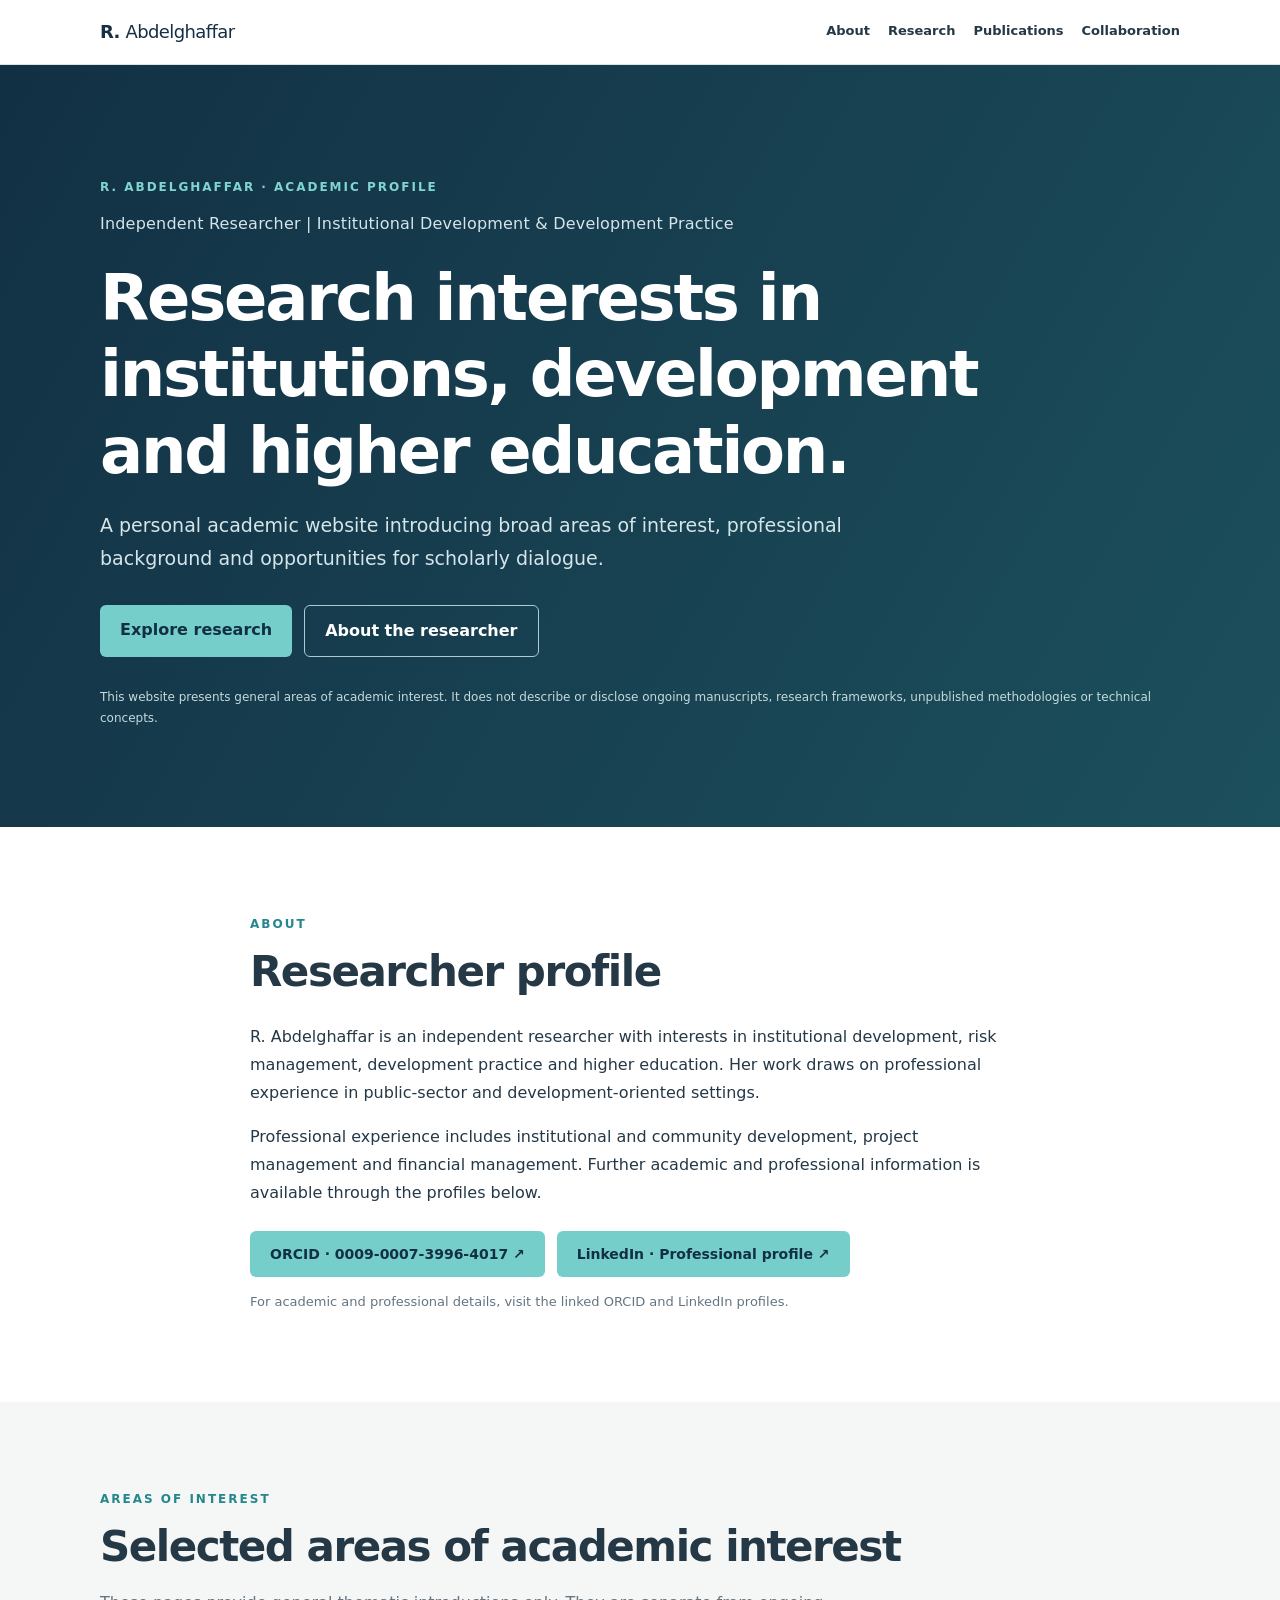
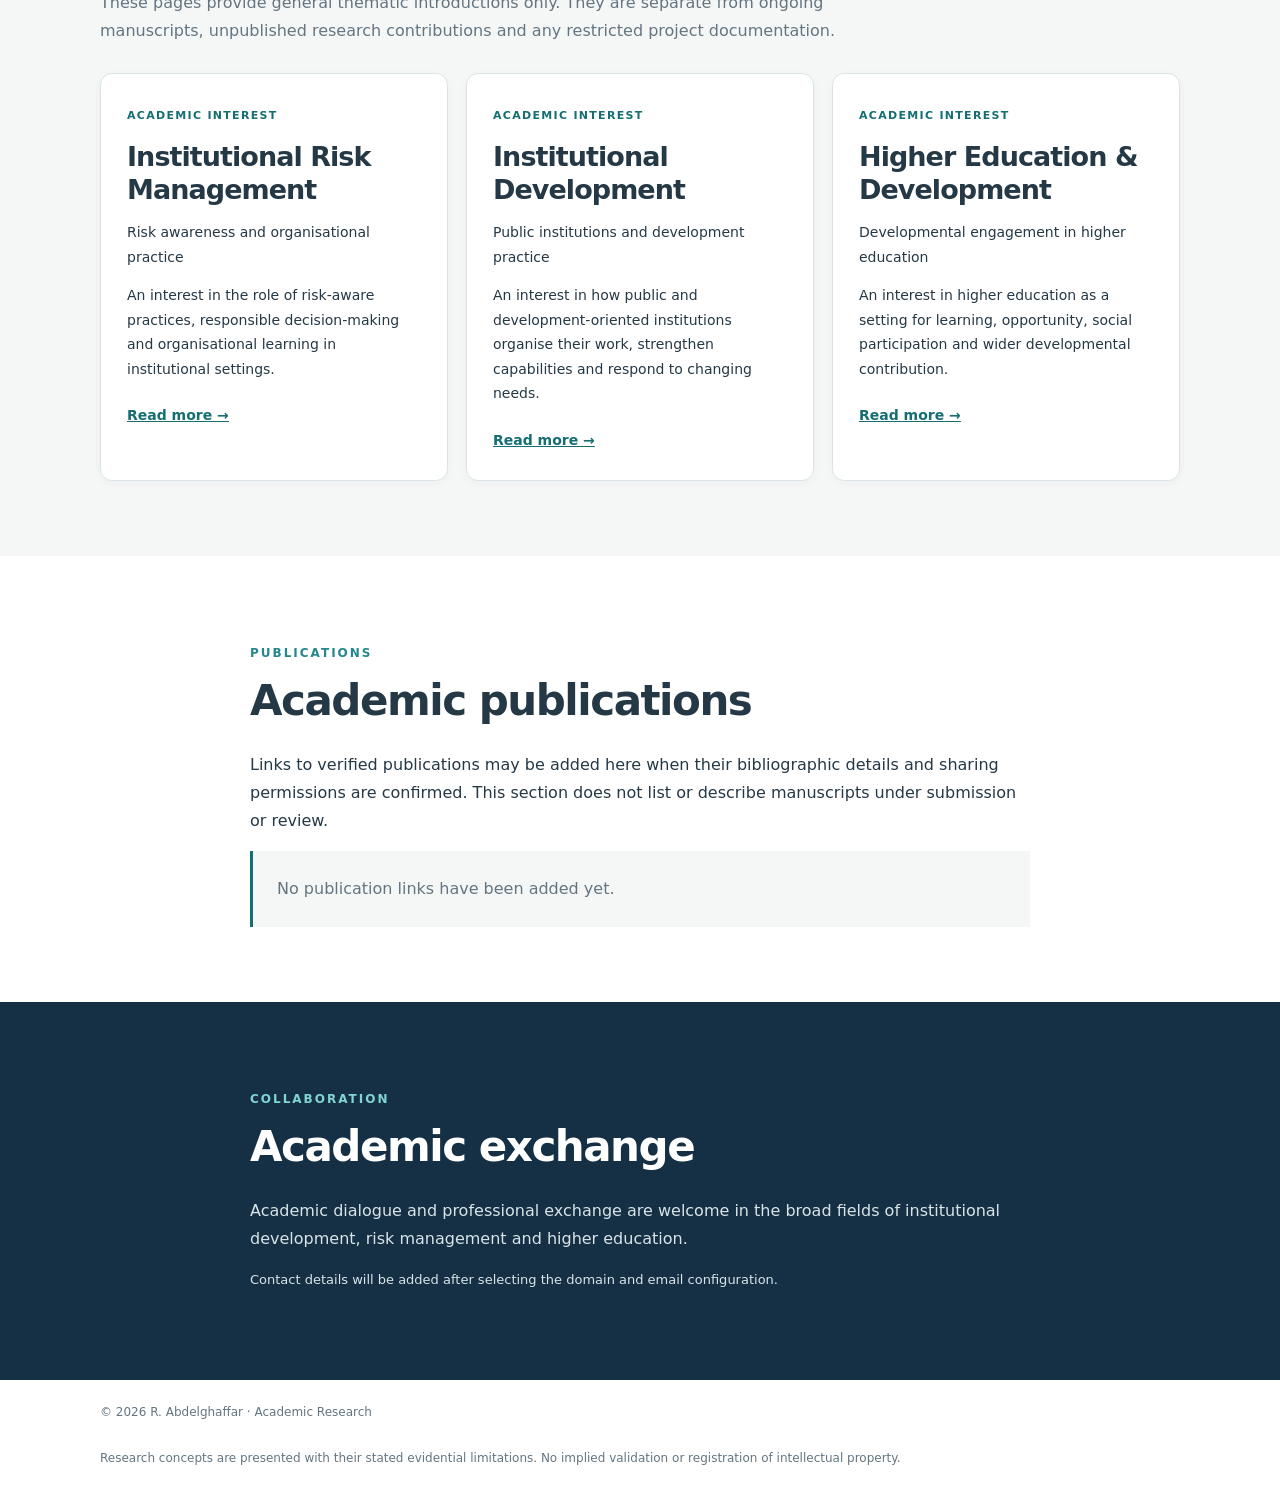
<file: index.html>
<!DOCTYPE html>

<html lang="en"><head><meta charset="utf-8"/><meta content="width=device-width,initial-scale=1" name="viewport"/><meta content="R. Abdelghaffar — academic profile and broad interests in institutional risk management, public-sector development, and higher education." name="description"/><title>R. Abdelghaffar | Academic Research</title><link href="styles.css" rel="stylesheet"/></head>
<body><header class="site-header"><div class="container header-inner"><a class="wordmark" href="#home">R. <span>Abdelghaffar</span></a><nav aria-label="Main navigation"><a href="#about">About</a><a href="#research">Research</a><a href="#publications">Publications</a><a href="#collaboration">Collaboration</a></nav></div></header>
<main><section class="hero" id="home"><div class="container"><p class="eyebrow">R. ABDELGHAFFAR · ACADEMIC PROFILE</p><p class="hero-role">Independent Researcher | Institutional Development &amp; Development Practice</p><h1>Research interests in institutions, development and higher education.</h1><p class="lead">A personal academic website introducing broad areas of interest, professional background and opportunities for scholarly dialogue.</p><div class="hero-actions"><a class="button" href="#research">Explore research</a><a class="button secondary" href="#about">About the researcher</a></div><p class="notice">This website presents general areas of academic interest. It does not describe or disclose ongoing manuscripts, research frameworks, unpublished methodologies or technical concepts.</p></div></section>
<section class="section" id="about"><div class="container narrow"><p class="eyebrow">ABOUT</p><h2>Researcher profile</h2><p>R. Abdelghaffar is an independent researcher with interests in institutional development, risk management, development practice and higher education. Her work draws on professional experience in public-sector and development-oriented settings.</p><p>Professional experience includes institutional and community development, project management and financial management. Further academic and professional information is available through the profiles below.</p><div class="profile-links"><a class="button profile-button" href="https://orcid.org/0009-0007-3996-4017" rel="noopener noreferrer" target="_blank">ORCID · 0009-0007-3996-4017 ↗</a><a class="button profile-button" href="https://www.linkedin.com/in/rania-mohamed-abdel-ghaffar-1340201b5/" rel="noopener noreferrer" target="_blank">LinkedIn · Professional profile ↗</a></div><p class="small-note">For academic and professional details, visit the linked ORCID and LinkedIn profiles.</p></div></section>
<section class="section muted" id="research"><div class="container"><p class="eyebrow">AREAS OF INTEREST</p><h2>Selected areas of academic interest</h2><p class="intro-copy">These pages provide general thematic introductions only. They are separate from ongoing manuscripts, unpublished research contributions and any restricted project documentation.</p><div class="cards"><article class="card"><span class="kicker">Academic interest</span><h3>Institutional Risk Management</h3><p>Risk awareness and organisational practice</p><p>An interest in the role of risk-aware practices, responsible decision-making and organisational learning in institutional settings.</p><a class="read-more" href="institutional-risk-management.html">Read more →</a></article><article class="card"><span class="kicker">Academic interest</span><h3>Institutional Development</h3><p>Public institutions and development practice</p><p>An interest in how public and development-oriented institutions organise their work, strengthen capabilities and respond to changing needs.</p><a class="read-more" href="institutional-development.html">Read more →</a></article><article class="card"><span class="kicker">Academic interest</span><h3>Higher Education &amp; Development</h3><p>Developmental engagement in higher education</p><p>An interest in higher education as a setting for learning, opportunity, social participation and wider developmental contribution.</p><a class="read-more" href="higher-education-development.html">Read more →</a></article></div></div></section>
<section class="section" id="publications"><div class="container narrow"><p class="eyebrow">PUBLICATIONS</p><h2>Academic publications</h2><p>Links to verified publications may be added here when their bibliographic details and sharing permissions are confirmed. This section does not list or describe manuscripts under submission or review.</p><div class="empty">No publication links have been added yet.</div></div></section>
<section class="section dark" id="collaboration"><div class="container narrow"><p class="eyebrow">COLLABORATION</p><h2>Academic exchange</h2><p>Academic dialogue and professional exchange are welcome in the broad fields of institutional development, risk management and higher education.</p><p class="contact-note">Contact details will be added after selecting the domain and email configuration.</p></div></section></main><footer><div class="container footer-inner"><span>© <span id="year">General academic profile · No unpublished research material is disclosed on this website.</span> R. Abdelghaffar · Academic Research</span><span>Research concepts are presented with their stated evidential limitations. No implied validation or registration of intellectual property.</span></div></footer><script>document.getElementById('year').textContent=new Date().getFullYear();</script></body></html>
</file>
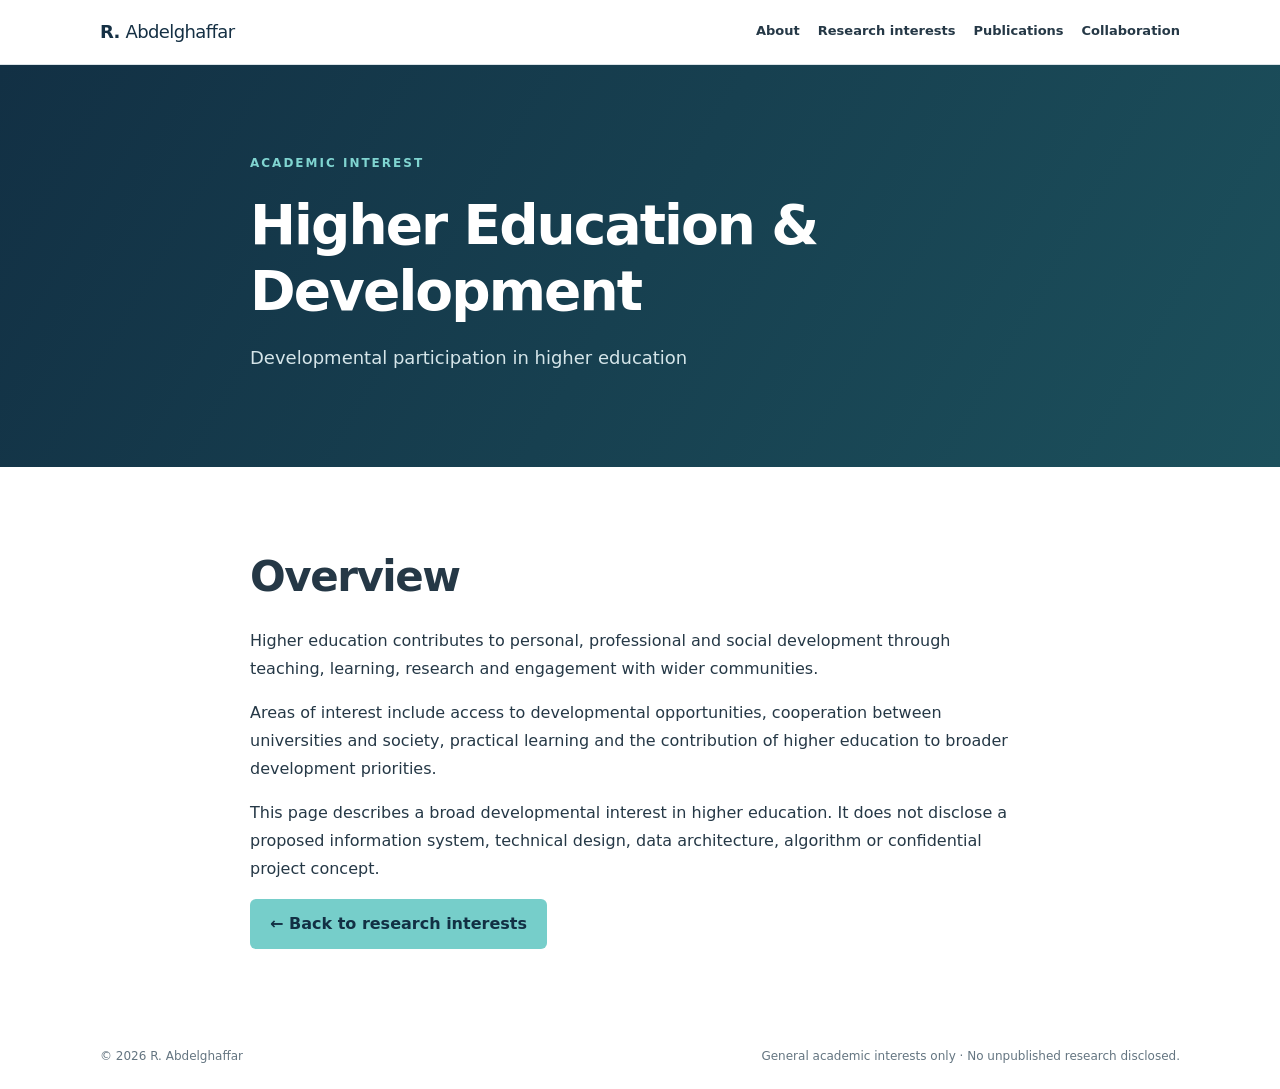
<file: higher-education-development.html>
<!doctype html><html lang="en"><head><meta charset="utf-8"><meta name="viewport" content="width=device-width,initial-scale=1"><meta name="description" content="General academic interests of R. Abdelghaffar in Higher Education & Development."><title>Higher Education & Development | R. Abdelghaffar</title><link rel="stylesheet" href="styles.css"></head><body><header class="site-header"><div class="container header-inner"><a href="index.html#home" class="wordmark">R. <span>Abdelghaffar</span></a><nav aria-label="Main navigation"><a href="index.html#about">About</a><a href="index.html#research">Research interests</a><a href="index.html#publications">Publications</a><a href="index.html#collaboration">Collaboration</a></nav></div></header><main><section class="subhero"><div class="container narrow"><p class="eyebrow">ACADEMIC INTEREST</p><h1>Higher Education & Development</h1><p class="lead">Developmental participation in higher education</p></div></section><section class="section"><div class="container narrow"><h2>Overview</h2><p>Higher education contributes to personal, professional and social development through teaching, learning, research and engagement with wider communities.</p><p>Areas of interest include access to developmental opportunities, cooperation between universities and society, practical learning and the contribution of higher education to broader development priorities.</p><p>This page describes a broad developmental interest in higher education. It does not disclose a proposed information system, technical design, data architecture, algorithm or confidential project concept.</p><a class="button" href="index.html#research">← Back to research interests</a></div></section></main><footer><div class="container footer-inner"><span>© 2026 R. Abdelghaffar</span><span>General academic interests only · No unpublished research disclosed.</span></div></footer></body></html>
</file>
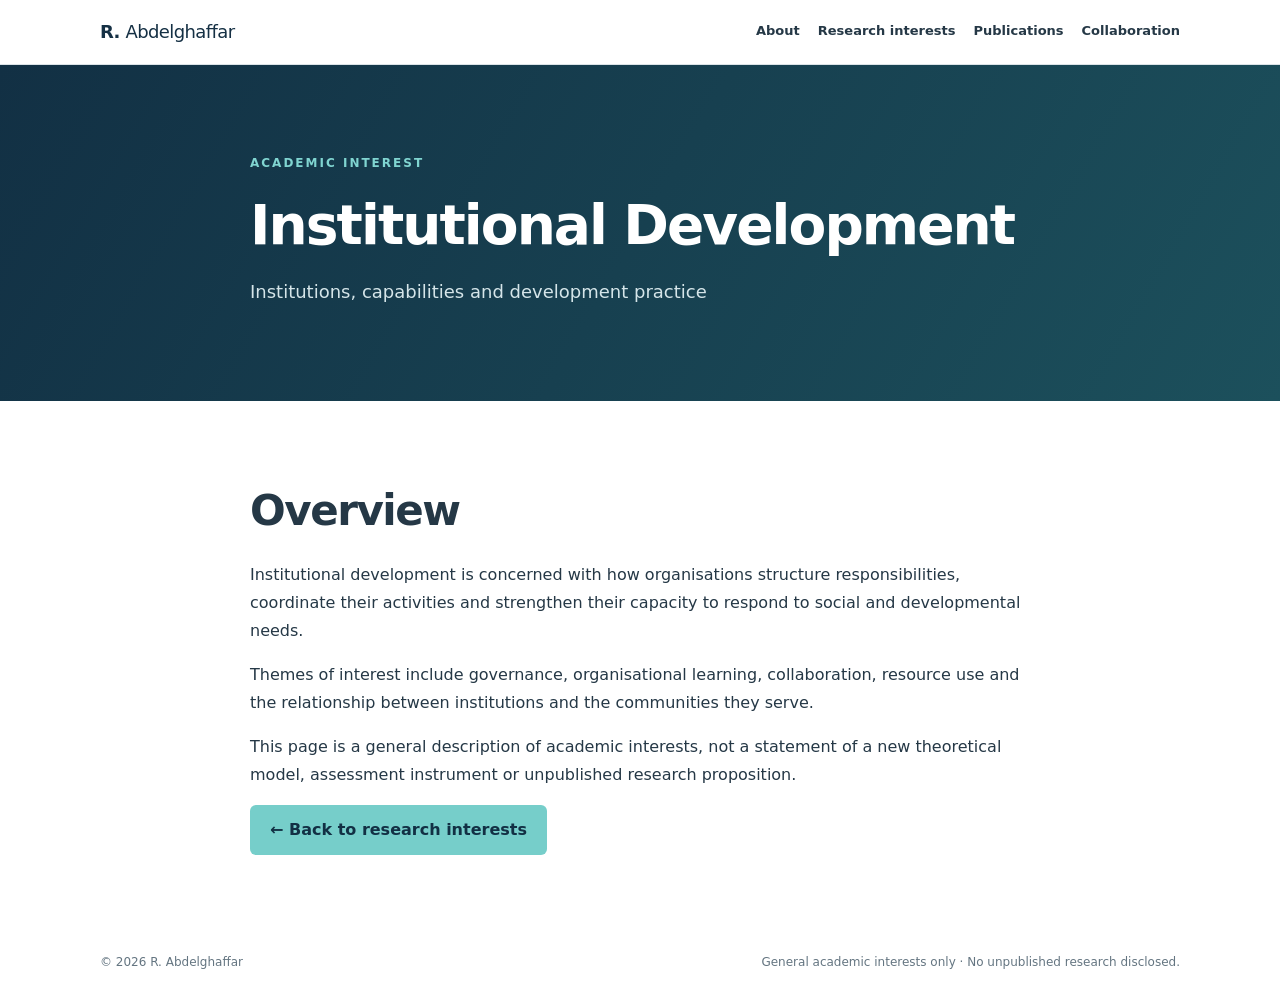
<file: institutional-development.html>
<!doctype html><html lang="en"><head><meta charset="utf-8"><meta name="viewport" content="width=device-width,initial-scale=1"><meta name="description" content="General academic interests of R. Abdelghaffar in Institutional Development."><title>Institutional Development | R. Abdelghaffar</title><link rel="stylesheet" href="styles.css"></head><body><header class="site-header"><div class="container header-inner"><a href="index.html#home" class="wordmark">R. <span>Abdelghaffar</span></a><nav aria-label="Main navigation"><a href="index.html#about">About</a><a href="index.html#research">Research interests</a><a href="index.html#publications">Publications</a><a href="index.html#collaboration">Collaboration</a></nav></div></header><main><section class="subhero"><div class="container narrow"><p class="eyebrow">ACADEMIC INTEREST</p><h1>Institutional Development</h1><p class="lead">Institutions, capabilities and development practice</p></div></section><section class="section"><div class="container narrow"><h2>Overview</h2><p>Institutional development is concerned with how organisations structure responsibilities, coordinate their activities and strengthen their capacity to respond to social and developmental needs.</p><p>Themes of interest include governance, organisational learning, collaboration, resource use and the relationship between institutions and the communities they serve.</p><p>This page is a general description of academic interests, not a statement of a new theoretical model, assessment instrument or unpublished research proposition.</p><a class="button" href="index.html#research">← Back to research interests</a></div></section></main><footer><div class="container footer-inner"><span>© 2026 R. Abdelghaffar</span><span>General academic interests only · No unpublished research disclosed.</span></div></footer></body></html>
</file>
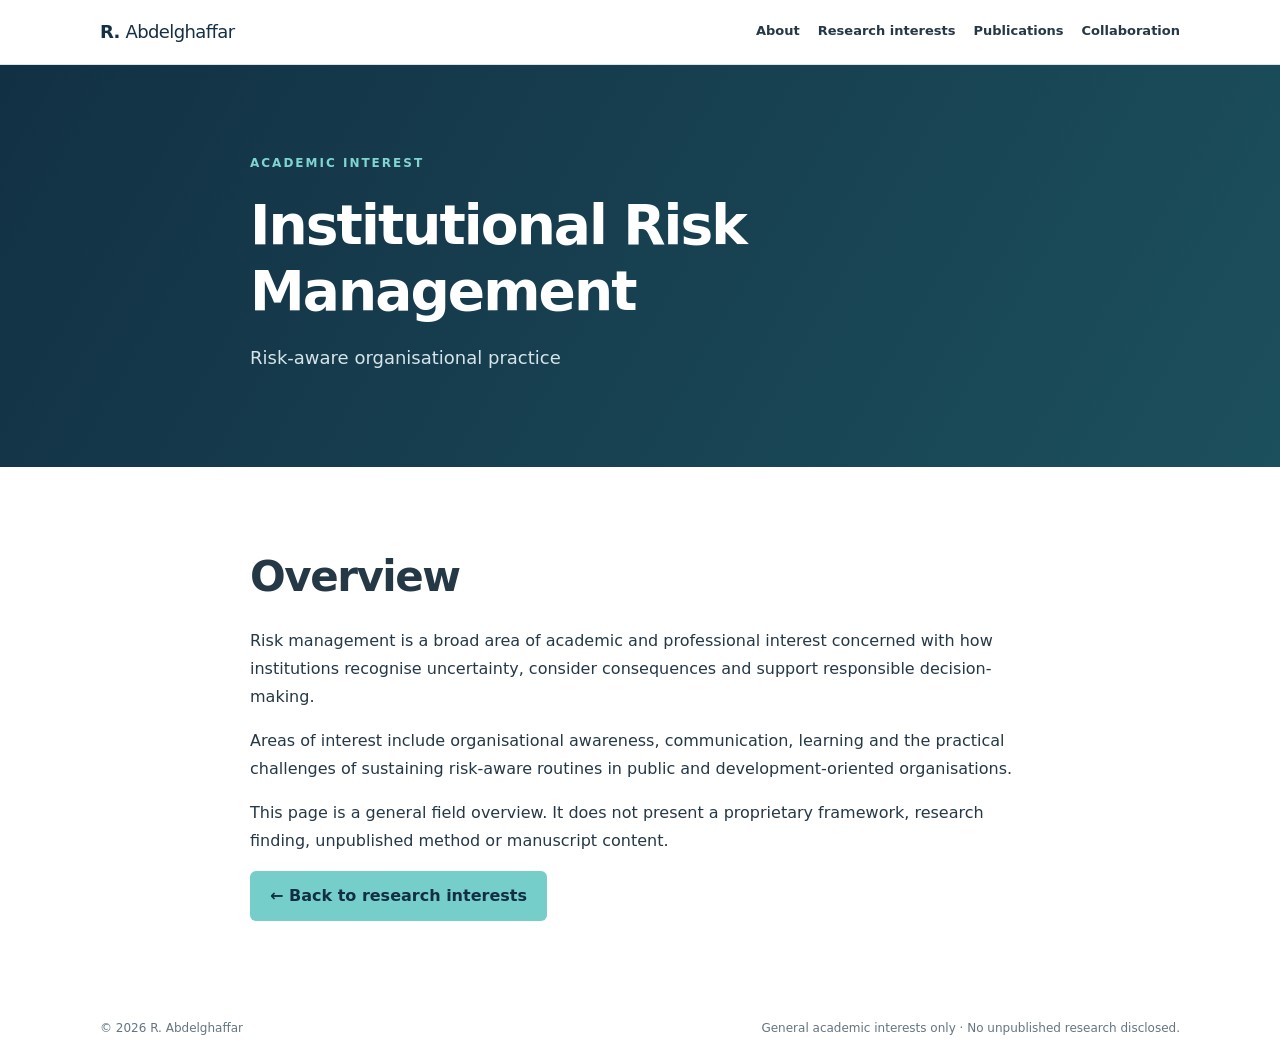
<file: institutional-risk-management.html>
<!doctype html><html lang="en"><head><meta charset="utf-8"><meta name="viewport" content="width=device-width,initial-scale=1"><meta name="description" content="General academic interests of R. Abdelghaffar in Institutional Risk Management."><title>Institutional Risk Management | R. Abdelghaffar</title><link rel="stylesheet" href="styles.css"></head><body><header class="site-header"><div class="container header-inner"><a href="index.html#home" class="wordmark">R. <span>Abdelghaffar</span></a><nav aria-label="Main navigation"><a href="index.html#about">About</a><a href="index.html#research">Research interests</a><a href="index.html#publications">Publications</a><a href="index.html#collaboration">Collaboration</a></nav></div></header><main><section class="subhero"><div class="container narrow"><p class="eyebrow">ACADEMIC INTEREST</p><h1>Institutional Risk Management</h1><p class="lead">Risk-aware organisational practice</p></div></section><section class="section"><div class="container narrow"><h2>Overview</h2><p>Risk management is a broad area of academic and professional interest concerned with how institutions recognise uncertainty, consider consequences and support responsible decision-making.</p><p>Areas of interest include organisational awareness, communication, learning and the practical challenges of sustaining risk-aware routines in public and development-oriented organisations.</p><p>This page is a general field overview. It does not present a proprietary framework, research finding, unpublished method or manuscript content.</p><a class="button" href="index.html#research">← Back to research interests</a></div></section></main><footer><div class="container footer-inner"><span>© 2026 R. Abdelghaffar</span><span>General academic interests only · No unpublished research disclosed.</span></div></footer></body></html>
</file>
<file: styles.css>
:root{--navy:#153044;--ink:#253846;--muted:#647581;--cream:#f5f7f7;--teal:#146e72;--line:#dbe3e7}*{box-sizing:border-box}html{scroll-behavior:smooth}body{margin:0;color:var(--ink);font:16px/1.75 system-ui,-apple-system,'Segoe UI',sans-serif;background:white}a{color:var(--teal)}.container{width:min(1080px,calc(100% - 44px));margin:auto}.narrow{max-width:780px}.site-header{position:sticky;top:0;background:#fff;border-bottom:1px solid var(--line);z-index:9}.header-inner{display:flex;justify-content:space-between;align-items:center;gap:18px;padding:16px 0}.wordmark{font-size:18px;font-weight:800;letter-spacing:-.6px;text-decoration:none;color:var(--navy)}.wordmark span{font-weight:400}nav{display:flex;flex-wrap:wrap;gap:18px}nav a{font-size:13px;font-weight:600;text-decoration:none;color:var(--ink)}.hero{background:linear-gradient(120deg,#123044,#1c505c);color:white;padding:100px 0 86px}.eyebrow{font-size:12px;font-weight:800;letter-spacing:2px;text-transform:uppercase;color:#23878b}.hero .eyebrow,.dark .eyebrow{color:#80d5d1}h1,h2,h3{font-weight:750;letter-spacing:-.035em;line-height:1.2}h1{font-size:clamp(35px,5.4vw,64px);max-width:960px;margin:18px 0}h2{font-size:clamp(29px,3.4vw,42px);margin:10px 0 25px}h3{font-size:27px;margin:13px 0}.lead{max-width:810px;font-size:19px;color:#d5e5e9}.hero-actions{display:flex;gap:12px;flex-wrap:wrap;margin:30px 0}.button{display:inline-block;background:#76ceca;color:#123044;text-decoration:none;padding:11px 20px;border-radius:6px;font-weight:750}.button.secondary{background:transparent;color:white;border:1px solid #afcbd2}.notice{font-size:12px;color:#c5dadd}.section{padding:75px 0}.muted{background:var(--cream)}.cards{display:grid;grid-template-columns:repeat(3,1fr);gap:18px}.card{border:1px solid var(--line);background:white;border-radius:12px;padding:26px;box-shadow:0 2px 10px #122d3b09}.card p{font-size:14px}.card .kicker{font-size:11px;letter-spacing:1.3px;text-transform:uppercase;color:var(--teal);font-weight:750}.tag{display:inline-block;font-size:11px;color:#456775;background:#edf4f6;padding:5px 8px;border-radius:5px}.empty{background:var(--cream);border-left:3px solid var(--teal);padding:24px;color:var(--muted)}.dark{background:var(--navy);color:white}.dark p{color:#d8e4e8}.contact-note{font-size:13px}footer{padding:22px 0;font-size:12px;color:var(--muted)}.footer-inner{display:flex;justify-content:space-between;gap:25px;flex-wrap:wrap}@media(max-width:760px){.header-inner{display:block}nav{margin-top:7px;gap:12px}.hero{padding:66px 0}.section{padding:52px 0}.cards{grid-template-columns:1fr}}

.hero-role{font-size:16px;color:#d5e5e9;letter-spacing:.2px;margin:0 0 22px}.intro-copy{max-width:820px;color:var(--muted);margin:-8px 0 28px}.wordmark{white-space:nowrap}

.profile-links{display:flex;gap:12px;flex-wrap:wrap;align-items:center;margin:24px 0 14px}.profile-button{font-size:14px}.profile-pending{font-size:13px;color:var(--muted);padding:9px 0}.small-note{font-size:13px;color:var(--muted)}

.read-more{display:inline-block;font-weight:700;font-size:14px;margin-top:8px}.subhero{background:linear-gradient(120deg,#123044,#1c505c);padding:76px 0;color:white}.subhero h1{font-size:clamp(35px,4.5vw,55px)}.subhero .eyebrow{color:#80d5d1}.subhero .lead{font-size:18px}
</file>
